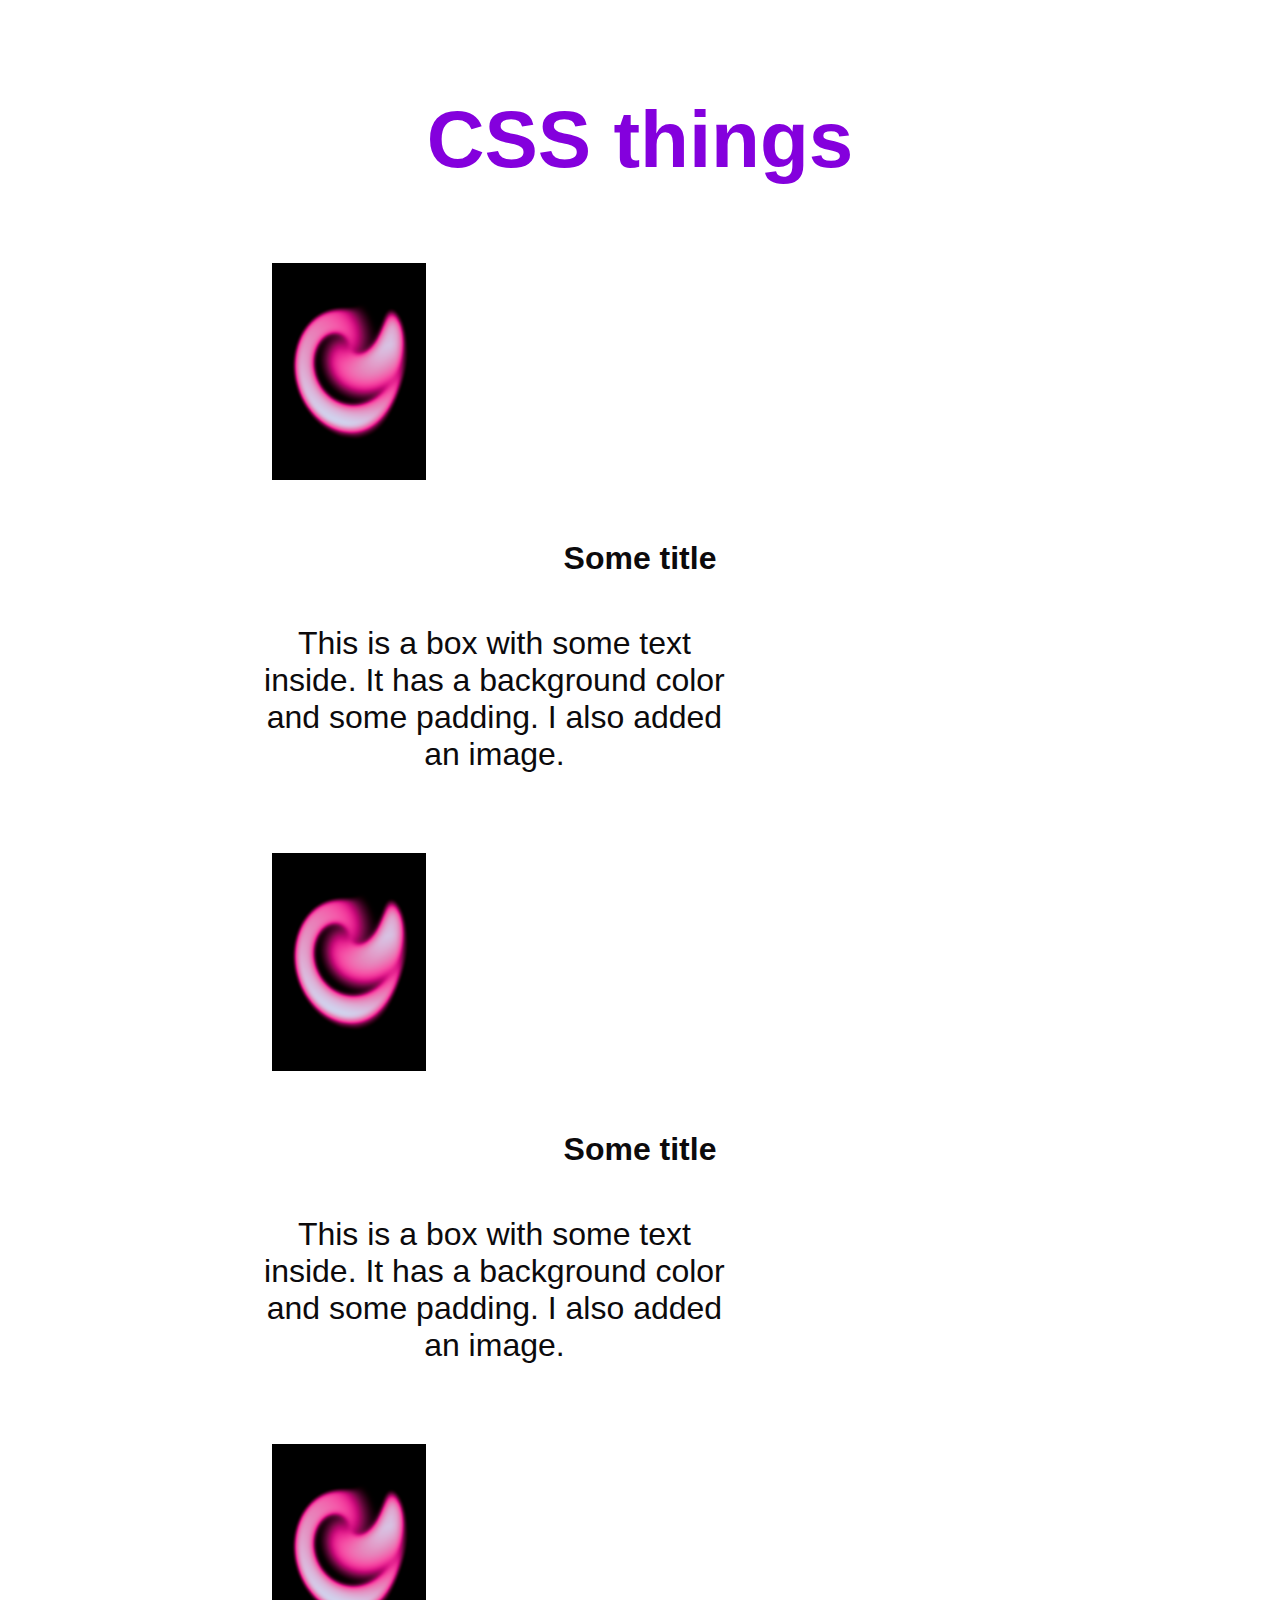
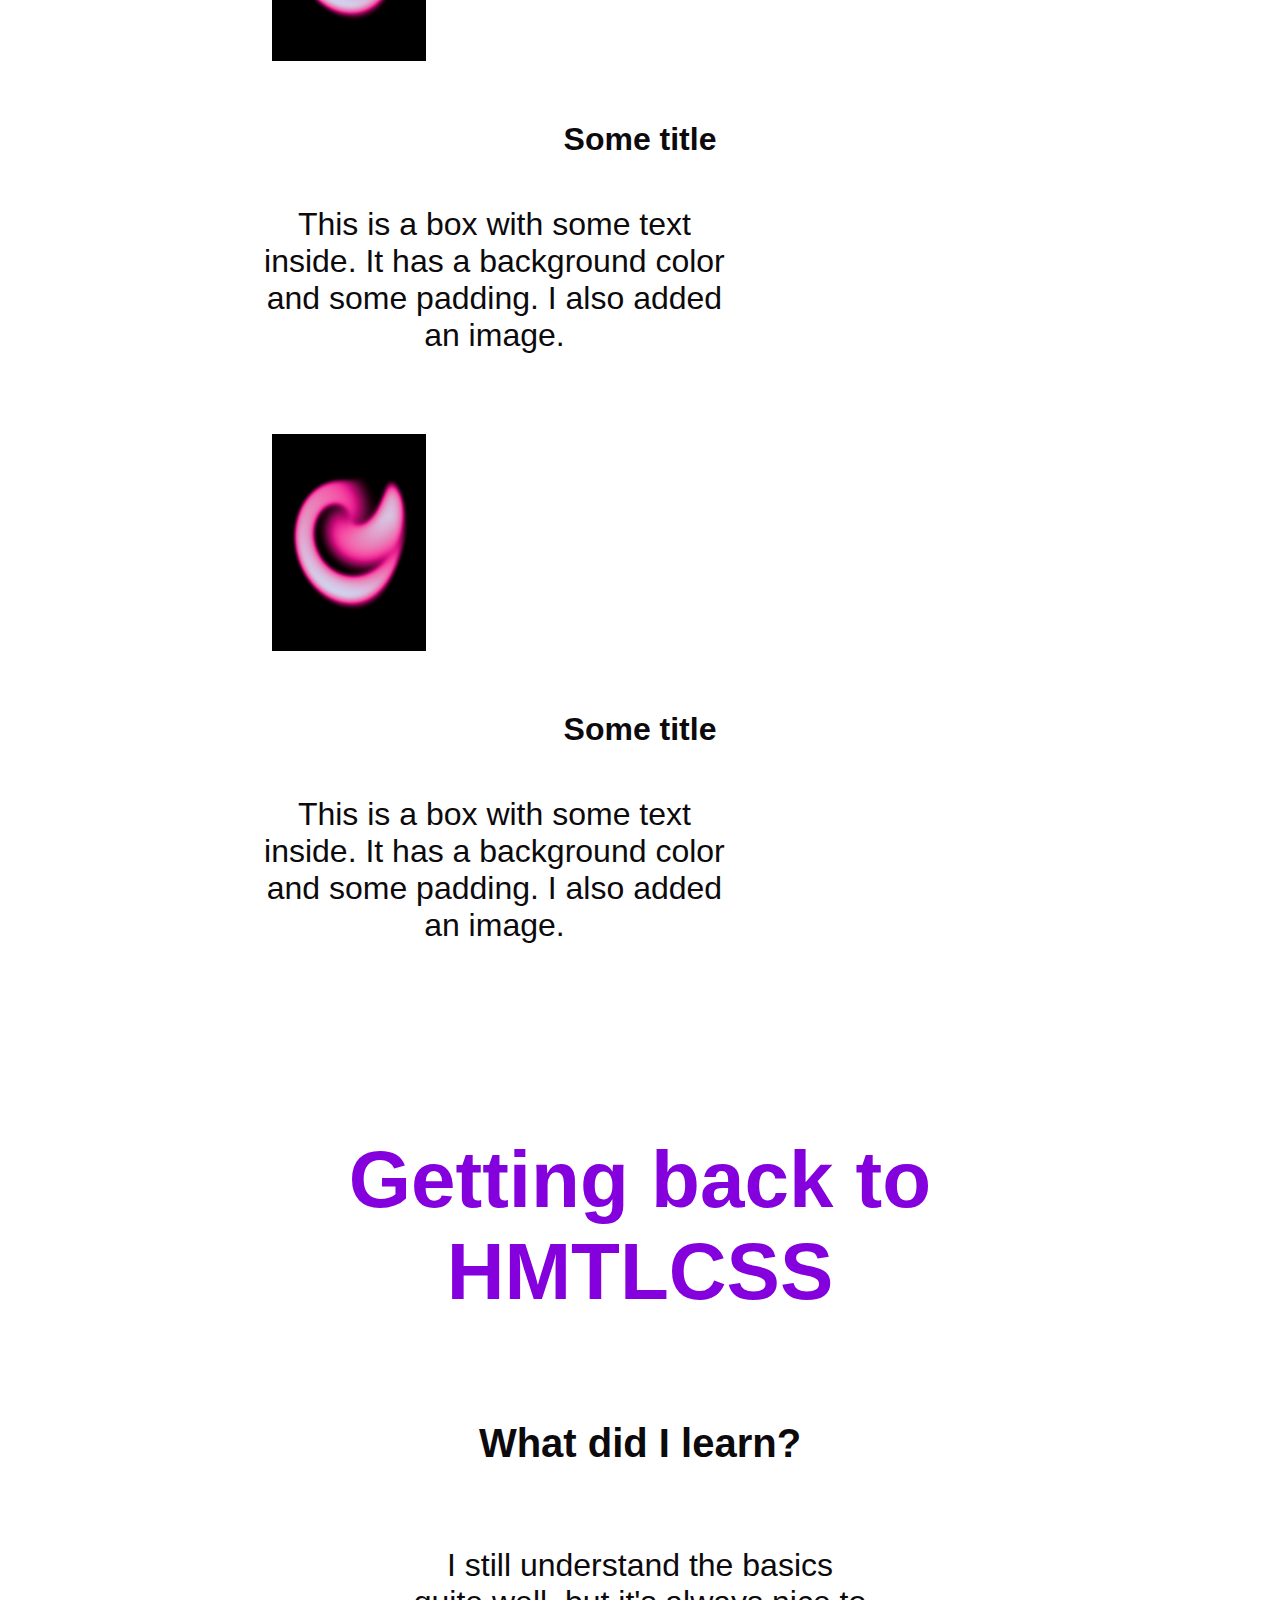
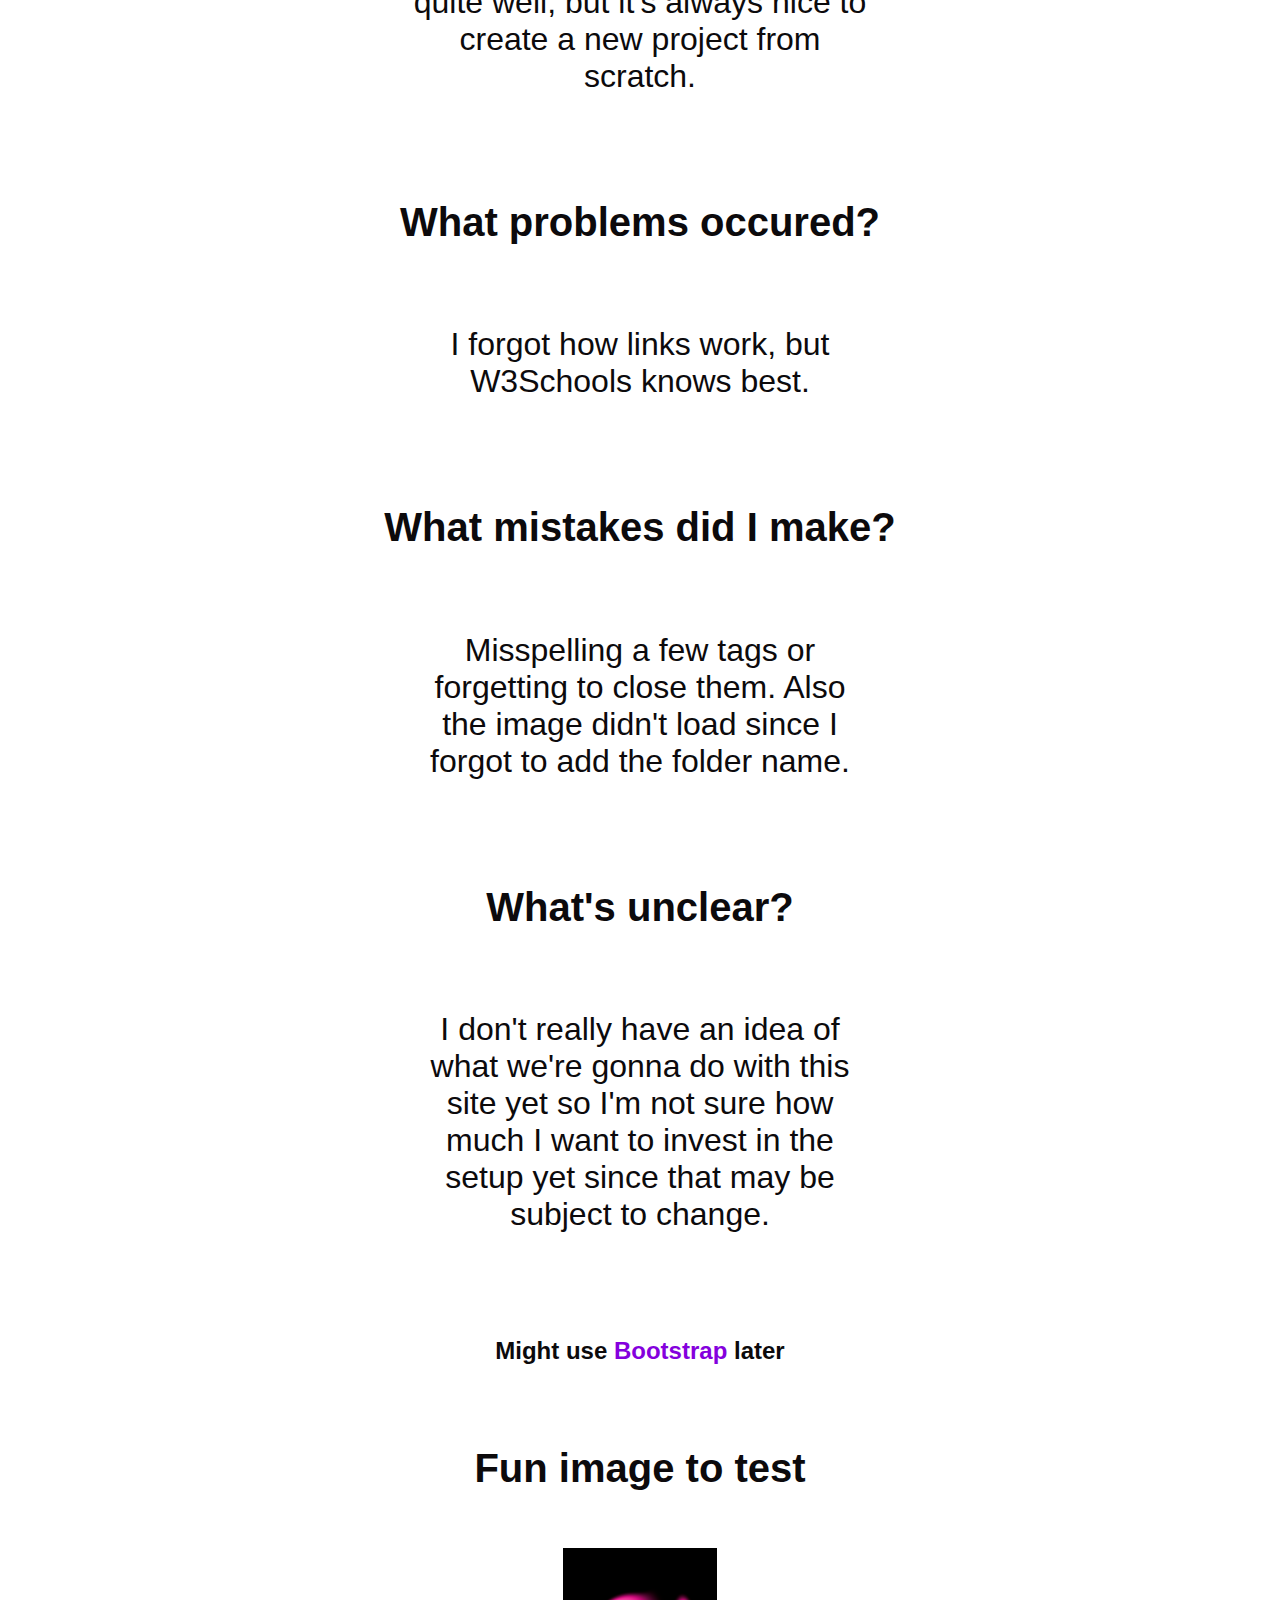
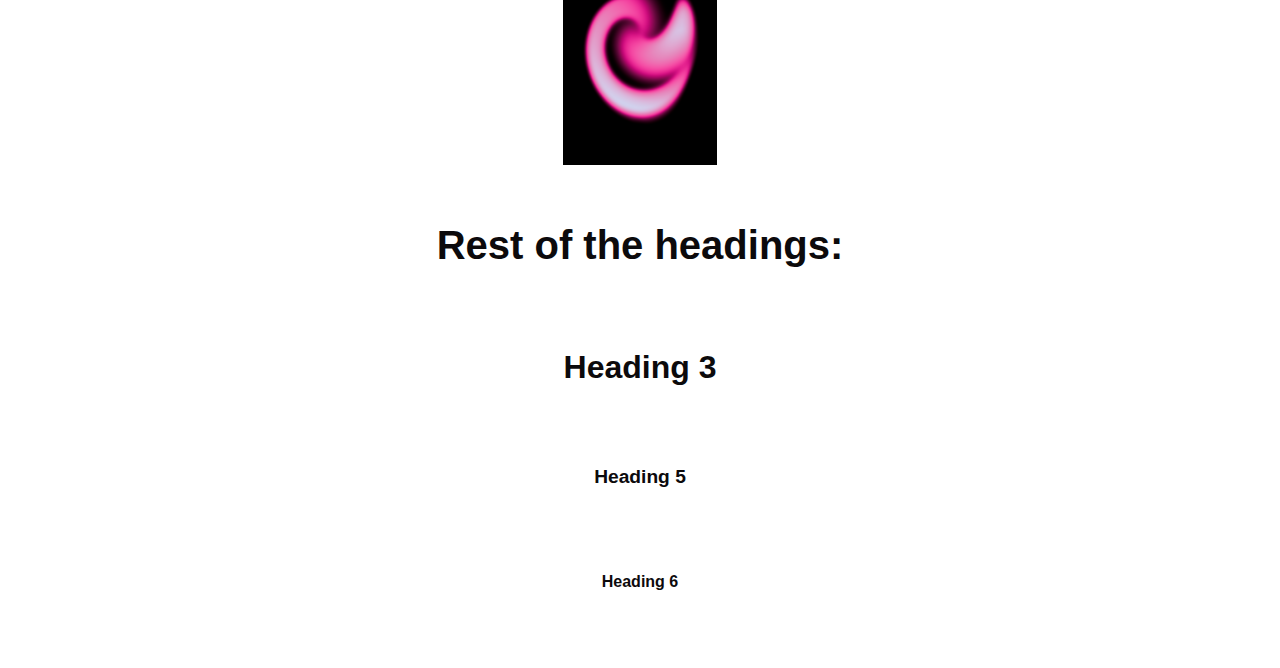
<file: init-task/index.html>
<!DOCTYPE html>
<html lang="en">
  <head>
    <meta charset="UTF-8" />
    <meta name="viewport" content="width=device-width, initial-scale=1.0" />
    <title>First Site Task</title>
    <!-- Implementing css in stylesheet -->
    <link rel="stylesheet" href="main.css" />
  </head>
  <body>
    <section>
      <div class="container">
        <h1>CSS things</h1>
        <div class="cardspace">
          <!-- Cards here -->
          <div class="card">
            <img src="img/shape.png" alt="Pink shape" class="cardimage" />
            <div class="cardcontent">
              <h3>Some title</h3>
              <p class="cardtext">
                This is a box with some text inside. It has a background color
                and some padding. I also added an image.
              </p>
            </div>
          </div>

          <div class="card">
            <img src="img/shape.png" alt="Pink shape" class="cardimage" />
            <div class="cardcontent">
              <h3>Some title</h3>
              <p class="cardtext">
                This is a box with some text inside. It has a background color
                and some padding. I also added an image.
              </p>
            </div>
          </div>

          <div class="card">
            <img src="img/shape.png" alt="Pink shape" class="cardimage" />
            <div class="cardcontent">
              <h3>Some title</h3>
              <p class="cardtext">
                This is a box with some text inside. It has a background color
                and some padding. I also added an image.
              </p>
            </div>
          </div>

          <div class="card">
            <img src="img/shape.png" alt="Pink shape" class="cardimage" />
            <div class="cardcontent">
              <h3>Some title</h3>
              <p class="cardtext">
                This is a box with some text inside. It has a background color
                and some padding. I also added an image.
              </p>
            </div>
          </div>
        </div>
      </div>
    </section>

    <section>
      <div class="container">
        <h1>Getting back to HMTLCSS</h1>

        <h2>What did I learn?</h2>
        <p>
          I still understand the basics quite well, but it's always nice to
          create a new project from scratch.
        </p>

        <h2>What problems occured?</h2>
        <p>I forgot how links work, but W3Schools knows best.</p>

        <h2>What mistakes did I make?</h2>
        <p>
          Misspelling a few tags or forgetting to close them. Also the image
          didn't load since I forgot to add the folder name.
        </p>

        <h2>What's unclear?</h2>
        <p>
          I don't really have an idea of what we're gonna do with this site yet
          so I'm not sure how much I want to invest in the setup yet since that
          may be subject to change.
        </p>

        <h4>
          Might use
          <a
            href="https://getbootstrap.com/docs/5.3/getting-started/introduction/"
            >Bootstrap</a
          >
          later
        </h4>

        <h2>Fun image to test</h2>
        <img src="img/shape.png" alt="Example Image" />

        <h2>Rest of the headings:</h2>
        <h3>Heading 3</h3>
        <h5>Heading 5</h5>
        <h6>Heading 6</h6>
      </div>
    </section>
  </body>
</html>
</file>
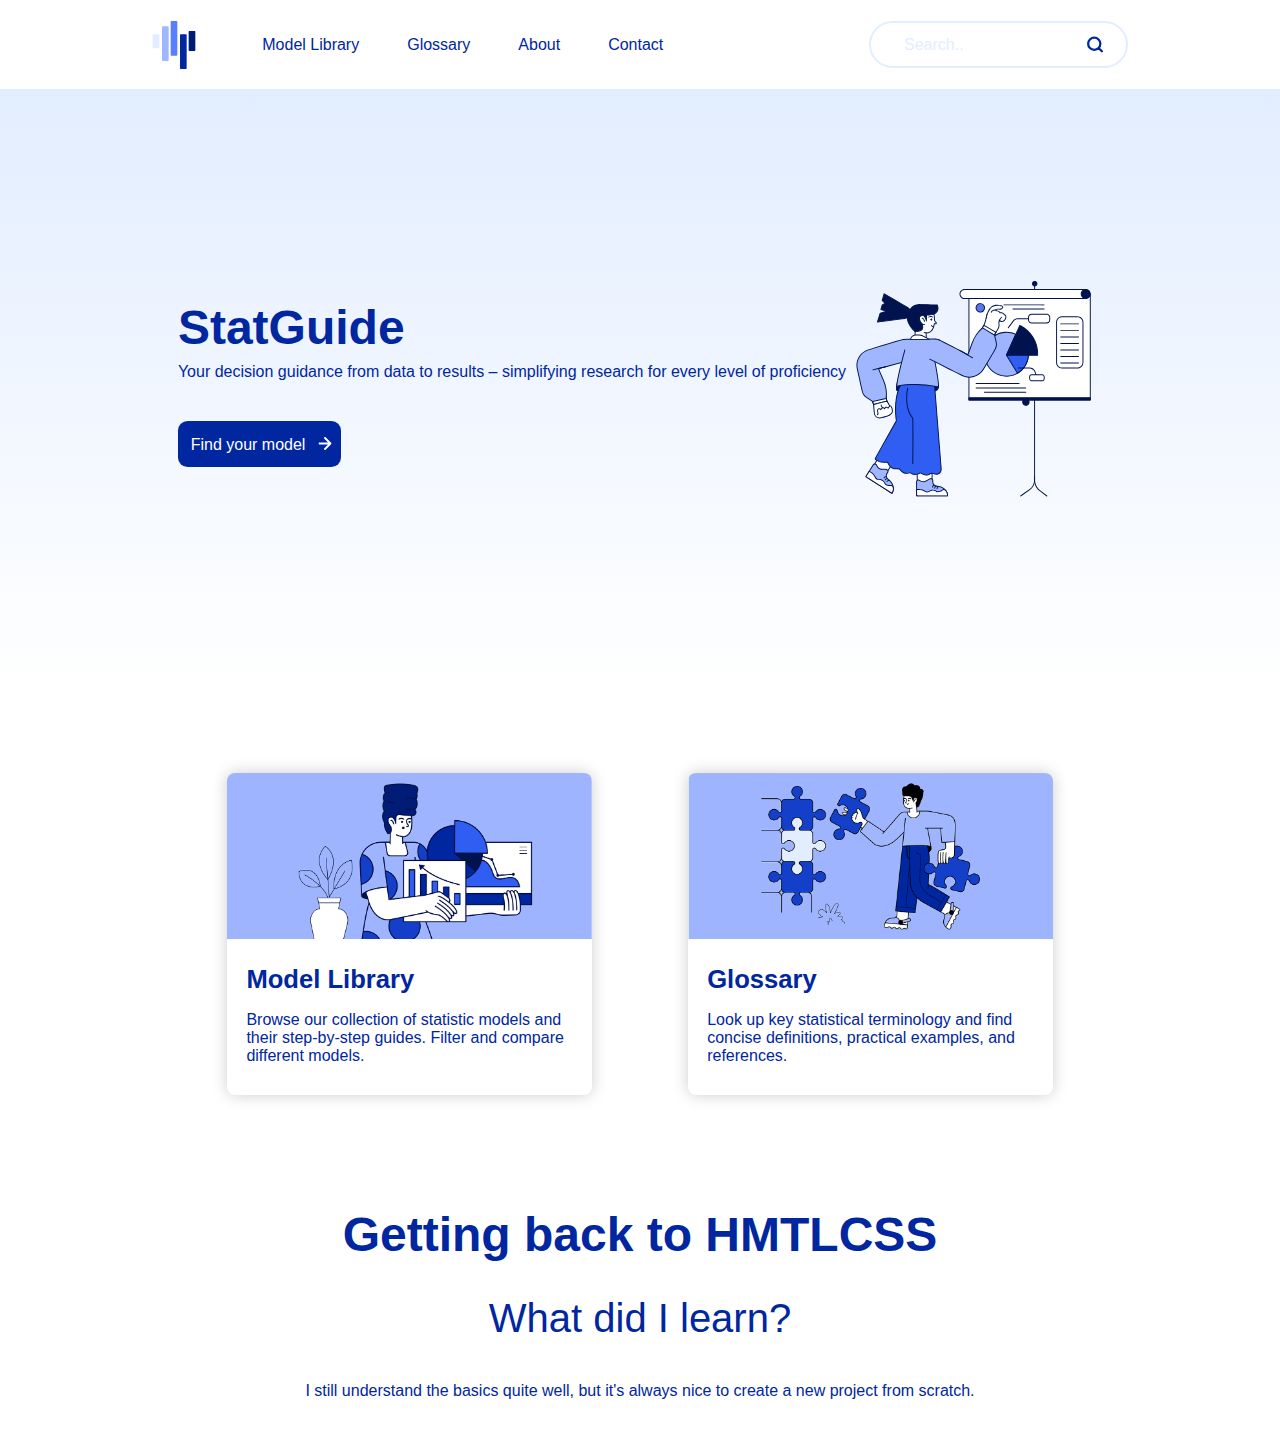
<file: website-from-wireframe/index.html>
<!DOCTYPE html>
<html lang="en">
  <head>
    <meta charset="UTF-8" />
    <meta name="viewport" content="width=device-width, initial-scale=1.0" />
    <title>StatGuide</title>
    <!-- Implementing css in stylesheet -->
    <link rel="stylesheet" href="main.css" />
  </head>
  <body>
    <!-- Navbar -->

    <nav class="topnav">
      <div class="leftnav">
        <a href="#"
          ><img href="#" class="logo" src="img/logo/StatGuide.svg" alt="logo"
        /></a>
        <div class="nav-links">
          <a href="#">Model Library</a>
          <a href="#">Glossary</a>
          <a href="#">About</a>
          <a href="#">Contact</a>
        </div>
      </div>
      <div class="rightnav">
        <form action="">
          <div class="form-container">
            <input type="text" placeholder="Search.." name="search" />
            <button class="btn-search" type="submit">
              <img src="img/icons/search.svg" />
            </button>
          </div>
        </form>
      </div>
    </nav>

    <section id="hero">
      <div class="container" id="hero-container">
        <div class="heroLeft">
          <h1>StatGuide</h1>
          <p>
            Your decision guidance from data to results – simplifying research
            for every level of proficiency
          </p>
          <a href="#" class="btn"
            >Find your model
            <img
              src="img/icons/arrow-right.svg"
              class="button-arrow"
              alt="Arrow right icon"
          /></a>
        </div>
        <div class="heroRight">
          <img
            src="img/main-illu.svg"
            alt="Hero image of illustrated girl looking at data"
            class="heroImage"
          />
        </div>
      </div>
    </section>

    <section id="#cards">
      <div class="container">
        <div class="cardspace">
          <!-- Cards here -->
          <div class="card">
            <img src="img/card1.png" alt="Pink shape" class="cardimage" />
            <div class="cardcontent">
              <h3>Model Library</h3>
              <p class="cardtext">
                Browse our collection of statistic models and their step-by-step
                guides. Filter and compare different models.
              </p>
            </div>
          </div>

          <div class="card">
            <img src="img/card2.png" alt="Pink shape" class="cardimage" />
            <div class="cardcontent">
              <h3>Glossary</h3>
              <p class="cardtext">
                Look up key statistical terminology and find concise
                definitions, practical examples, and references.
              </p>
            </div>
          </div>
        </div>
      </div>
    </section>

    <section>
      <div class="container">
        <h1>Getting back to HMTLCSS</h1>

        <h2>What did I learn?</h2>
        <p>
          I still understand the basics quite well, but it's always nice to
          create a new project from scratch.
        </p>
      </div>
    </section>

    <script src="script.js" defer></script>
  </body>
</html>
</file>
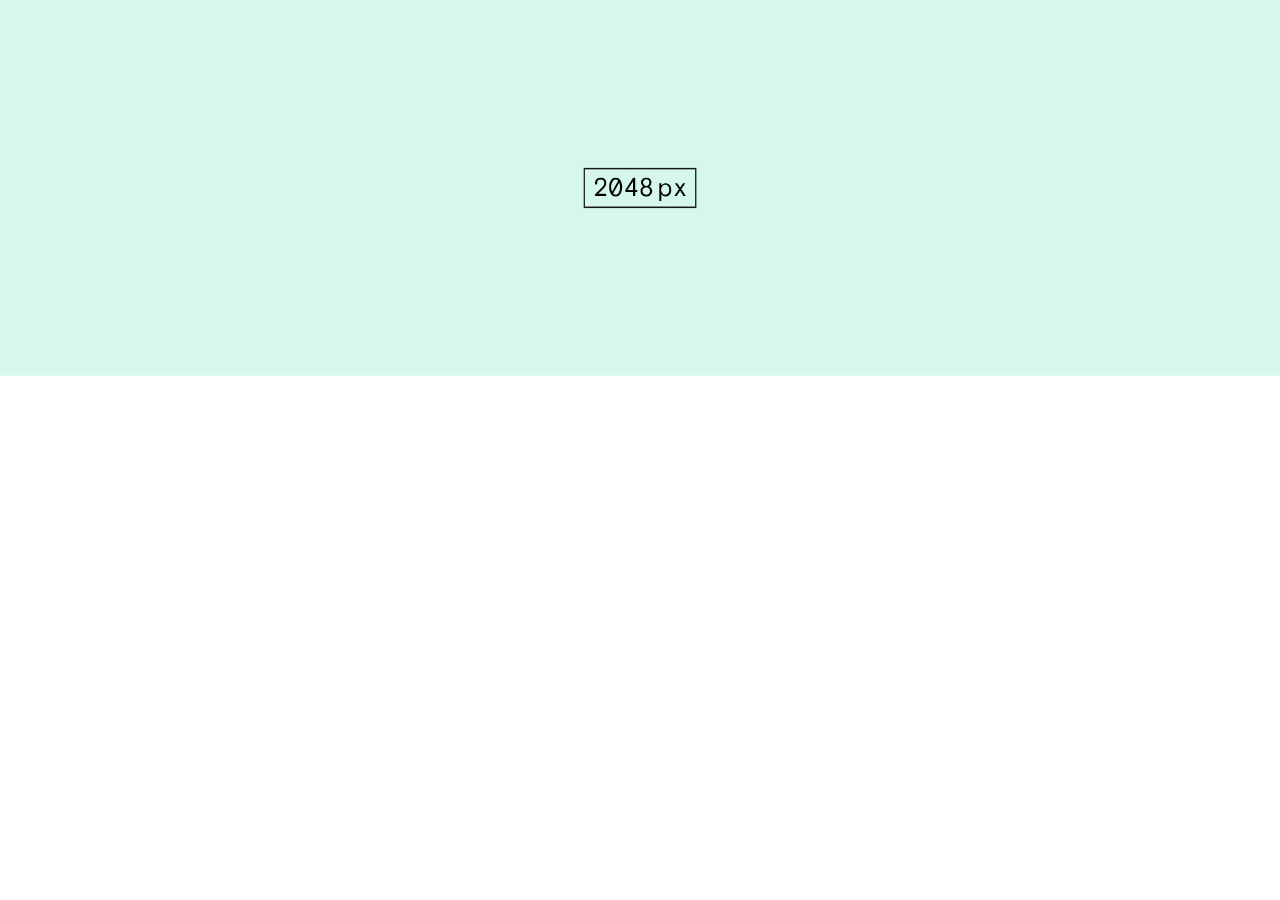
<file: examples/responsive-images/index.html>
<!DOCTYPE html>
<html>

<head>
  <meta charset="UTF-8">
  <meta name="viewport" content="width=device-width, initial-scale=1.0">
  <title>Layout</title>
  <link href="style.css" rel="stylesheet">
</head>

<body>
  <div class="photo">
    <img src="images/img_512.jpg" srcset="images/img_2048.jpg 2048w, images/img_1024.jpg 1024w, images/img_512.jpg 512w"
      sizes="(min-width: 2000px) 2000px, 100vw" alt="image showing pixel indication" />
  </div>
  </div>

</body>

</html>
</file>
<file: init-task/main.css>
h1, h2, h3, h4, h5, h6, p {
    font-family: Arial, sans-serif;
    padding: 0.5rem;
    color: rgb(12, 10, 12);
    text-align: center;
}

h1 {
    font-size: 5rem;
    color: rgb(132, 0, 221);
    
}

h2 {
    font-size: 2.5rem;

}

h3 {
    font-size: 2rem;

}

h4 {
    font-size: 1.5rem;

}

h5 {
    font-size: 1.2rem;

}

h6 {
    font-size: 1rem;

}


p {
    font-size: 2rem;
    padding-bottom: 2rem;
    max-width: 60%;
}

a {
    color: rgb(132, 0, 221);
    text-decoration: none;
}

a:hover {
    text-decoration: underline;
}
img {
    padding: 1rem;
    width: 20%;
    height: auto;
}

body {
    margin: 0;
    padding: 0;
    font-family: Arial, sans-serif;
    background-color: #ffffff;
}

section {
    padding: 2rem;
    margin: 0 auto;
    max-width: 60%;
}

.container {
    display: flex;
    flex-direction: column;
    align-items: center;
    justify-content: center;
    min-height: 100vh;
}
</file>
<file: website-from-wireframe/main.css>
/* General */

* {
  box-sizing: border-box;
  font-family: "inter-variable", sans-serif;
  font-variation-settings: "wght" 400, "slnt" 0;
  font-weight: 500;
  color: #0026a0;
  text-align: left;
}

html {
  scroll-behavior: smooth;
  padding: 0;
}

hr {
  border: none;
  height: 1px;
  width: 80%;
  background-color: #e2edff;
  margin: auto;
  margin-top: 4rem;
  margin-bottom: 4rem;
}

a.btn {
  font-size: 1rem;
  margin: 1rem 0rem;
}

.btn {
  display: inline-block;
  padding: 0.8rem 0.6rem 0.8rem 0.8rem;
  background-color: #0026a0;
  color: #fff;
  border-radius: 0.6rem;
  text-decoration: none;
  transition: background-color 0.3s ease;
  width: fit-content;
}

.btn:hover {
  box-shadow: 0 0 2rem rgba(0, 0, 0, 0.3);
  transform: translateY(-0.2rem);
}

h1 {
  font-size: 3rem;
  font-weight: 800;
  color: #0026a0;
  margin: 0rem;
}

h2 {
  font-size: 2.5rem;
}

h3 {
  text-align: left;
  font-size: 1.6rem;
  font-weight: 600;
  padding: 0.2rem 0;
  margin: 0.2rem 0;
}

h4 {
  font-size: 1.5rem;
  font-weight: 600;
}

h5 {
  font-size: 1.2rem;
}

h6 {
  font-size: 1rem;
}

p {
  font-size: 1rem;
  max-width: 100%;
  margin-bottom: 1.5rem;
  margin-top: 0.5rem;
  font-weight: 300;
}

body {
  display: flex;
  flex-direction: column;
  justify-content: center;
  margin: 0;
  padding: 0;
  background-color: #ffffff;
  align-content: center;
}

section {
  display: flex;
  justify-content: center;
  padding: 2rem 0;
  margin: 0 auto;
  width: 100%;
}

.container {
  display: flex;
  flex-direction: column;
  align-items: center;
  justify-content: space-evenly;
  min-height: fit-content;
  width: 100%;
  height: 100%;
}

/* Navbar */

.topnav {
  display: flex;
  position: sticky;
  top: 0;
  width: 100%;
  justify-content: space-around;
  align-items: center;
  overflow: hidden;
  background-color: #fff;
  padding: 0 4rem;
}

.topnav a {
  float: left;
  display: flex;
  align-items: center;
  color: #0026a0;
  text-align: center;
  padding: 0 1rem;
  text-decoration: none;
  font-weight: 400;
  font-size: 1rem;
}

.nav-links a:hover {
  background-color: #e2edff;
  border-radius: 1rem;
}

.topnav a.active {
  background-color: #0026a0;
  color: #fff;
  border-radius: 1rem;
}

.topnav input[type="text"] {
  color: #0026a0;
  width: 60%;
  justify-content: flex-end;
  align-items: center;
  padding: 0.8rem;
  font-size: 1rem;
  border: none;
}

input[type="text"]:focus {
  outline: none;
  border: none;
}

::placeholder {
  color: #e2edff;
  opacity: 1; /* Firefox */
}

.btn-search img {
  width: 1rem;
  height: auto;
}

.topnav .search-container button {
  float: right;
  width: 60%;
  padding: 0.5rem 1rem;
  margin-right: 0.2rem;
  background: #fff;
  font-size: 1rem;
  border: none;
  cursor: pointer;
}

.leftnav {
  display: flex;
  flex-direction: row;
  justify-content: center;
  width: 100%;
  height: 100%;
  padding: 0.8rem;
}

.logo {
  width: 3rem;
  height: auto;
}

.nav-links {
  display: flex;
  flex-direction: row;
  gap: 1rem;
  margin: 0 2rem;
}

.rightnav {
  display: flex;
  flex-direction: row;
  justify-content: center;
  width: 60%;
  height: 100%;
  padding: 0.8rem;
}

form {
  display: flex;
  flex-direction: row;
  align-items: center;
  justify-content: center;
  width: 100%;
  padding: 0.5rem;
}

.form-container {
  display: flex;
  padding: 0;
  flex-direction: row;
  align-items: center;
  justify-content: space-around;
  width: fit-content;
  border: #e2edff 2px solid;
  border-radius: 12rem;
}
.form-container:focus-within {
  border-color: #0026a0;
}

.topnav .search-container {
  float: right;
  padding: 0;
}

.topnav .search-container button:hover {
  background: #e2edff;
}

.btn-search {
  display: flex;
  align-items: center;
  justify-content: center;
  background-color: #fff;
  color: #0026a0;
  padding: 0.2rem 0.2rem;
  border: none;
  font-size: 1rem;
  text-decoration: none;
}

/* Hero Section */

#hero {
  background: #e2edff;
  background: linear-gradient(
    180deg,
    rgba(226, 237, 255, 1) 0%,
    rgba(255, 255, 255, 1) 100%
  );
  padding: 12rem 0 12rem 0;
  text-align: center;
}

#hero-container {
  display: flex;
  justify-content: center;
  flex-direction: row;
  align-items: center;
  width: 80%;
  max-width: 100%;
}

.hero-left {
  display: flex;
  flex-direction: column;
  justify-content: center;
  align-items: left;
  width: 100%;
  margin-left: 4rem;
}

.hero-left p {
  margin-top: 0.5rem;
  font-size: 1.2rem;
  color: #0026a0;
  width: 100%;
  max-width: 100%;
}

.hero-right {
  display: flex;
  flex-direction: column;
  justify-content: center;
  align-items: center;
  width: 80%;
  margin-right: 4rem;
}

.heroImage {
  width: 16rem;
  height: auto;
  border-radius: 8px;
}

.button-arrow {
  padding: 0.2rem 0 0 0.5rem;
  height: 1rem;
  color: #fff;
}

/* Card Section */

.cardspace {
  display: flex;
  flex-wrap: wrap;
  flex-direction: row;
  justify-content: center;
  gap: 4rem;
  padding: 2rem;
}

.card {
  display: flex;
  flex-wrap: wrap;
  flex-direction: column;
  justify-content: center;
  align-items: left;
  background-color: #ffffff;
  border-radius: 8px;
  box-shadow: 0 2px 4px rgba(0, 0, 0, 0.1);
  padding: 0rem;
  margin: 1rem;
  width: 100%;
  max-width: 30%;
  border-radius: 8px;
  box-shadow: 0 0 1rem rgba(0, 0, 0, 0.2);
}

.card p {
  text-align: left;
  font-size: 1rem;
  margin: 0.5rem 0;
  padding: 0.2rem 0;
}

.card:hover {
  box-shadow: 0 0 2rem rgba(0, 0, 0, 0.3);
  transform: translateY(-0.2rem);
}

.cardtext {
  text-align: left;
  font-size: 1rem;
  color: #0026a0;
}

.cardimage {
  width: 100%;
  height: auto;
  border-radius: 8px 8px 0px 0px;
  margin: 0rem;
  padding: 0rem;
}

.cardcontent {
  padding: 1.2rem;
  display: flex;
  flex-direction: column;
  justify-content: center;
  align-items: left;
  text-align: left;
}

a.cardbtn {
  font-size: 1rem;
  font-weight: 600;
  margin: 1rem 0rem;
}

.cardbtn {
  display: inline-block;
  padding: 0.8rem 0rem 0.6rem 0rem;
  color: #0026a0;
  border-radius: 0.6rem;
  text-decoration: none;
  transition: background-color 0.3s ease;
  width: fit-content;
}

/* In partnership with UZH */
#uzh .uzh-logo {
  display: flex;
  flex-direction: column;
  align-items: center;
  justify-content: center;
  padding: 0 2rem;
}

.uzh-logo img {
  width: 30%;
  height: auto;
}

/* Why */
.why-container {
  display: flex;
  flex-direction: row;
  align-items: center;
  justify-content: center;
  width: 100%;
  padding: 2rem;
}

.why-left {
  display: flex;
  justify-content: end;
  width: 20%;
  max-width: 60%;
}

.why-left img {
  margin: 3rem;
  width: 30%;
  height: auto;
}

.why-right {
  display: flex;
  flex-direction: column;
  align-items: left;
  justify-content: center;
  width: 80%;
  max-width: 60%;
}
</file>
<file: examples/responsive-images/style.css>
/** 
 * A very basic CSS reset:
 * More about CSS resets: https://meyerweb.com/eric/tools/css/reset/
 */
* {
  box-sizing: border-box;
  margin: 0;
  padding: 0;
}

img {
  margin: 0 auto;
  display: block;
}
</file>
